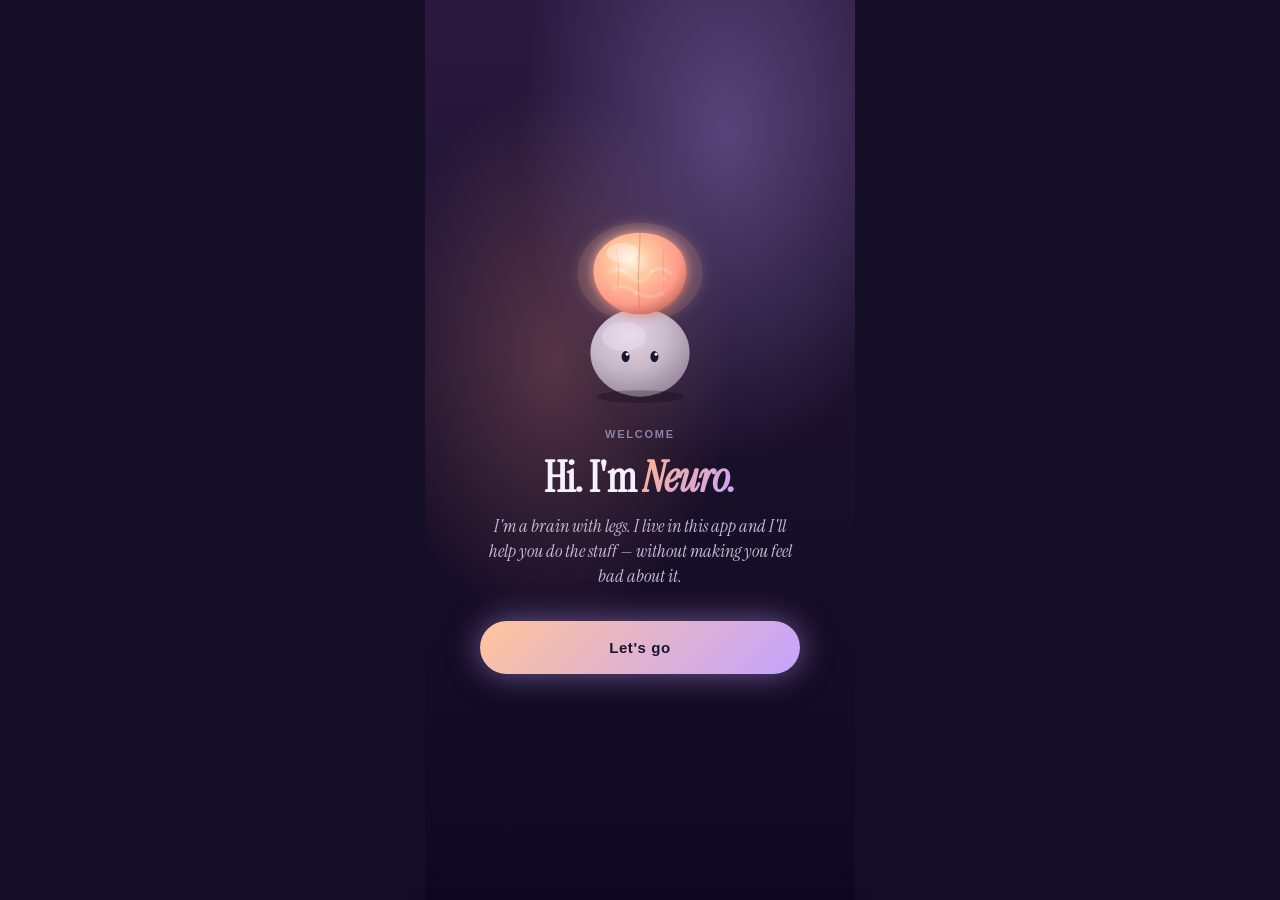
<file: index.html>
<!DOCTYPE html>
<html lang="en">
<head>
  <meta charset="UTF-8">
  <meta name="viewport" content="width=device-width, initial-scale=1, viewport-fit=cover">
  <meta name="theme-color" content="#1a1530">
  <meta name="apple-mobile-web-app-capable" content="yes">
  <meta name="mobile-web-app-capable" content="yes">
  <meta name="apple-mobile-web-app-status-bar-style" content="black-translucent">
  <meta name="apple-mobile-web-app-title" content="Neuro">
  <link rel="manifest" href="manifest.webmanifest">
  <link rel="apple-touch-icon" href="icon-192.png">
  <title>Neuro</title>

  <link href="https://fonts.googleapis.com/css2?family=Instrument+Serif:ital,wght@0,400;1,400&display=swap" rel="stylesheet">
  <link href="https://api.fontshare.com/v2/css?f[]=general-sans@400,500,600,700&display=swap" rel="stylesheet">

  <link rel="stylesheet" href="tokens.css">
  <link rel="stylesheet" href="base.css">
  <link rel="stylesheet" href="components.css">
  <link rel="stylesheet" href="screens.css">
  <link rel="stylesheet" href="mature.css">
</head>
<body>

  <div id="app">

    <!-- World background (changes with time of day) -->
    <div class="world-bg" id="world-bg"></div>

    <!-- Stars -->
    <div class="stars" id="stars"></div>

    <!-- ============== ONBOARDING ============== -->
    <section class="screen screen-onboarding" id="screen-onboarding">
      <div class="onb-stage" id="onb-stage"></div>
    </section>

    <!-- ============== HOME / TODAY ============== -->
    <section class="screen screen-home" id="screen-home">
      <div class="status-bar">
        <span id="status-time">9:41</span>
        <div class="status-icons">
          <svg width="16" height="10" viewBox="0 0 16 10" fill="none"><path d="M1 8h1M4 6h1M7 4h1M10 2h1M13 0.5h1" stroke="#f5f0ff" stroke-width="2" stroke-linecap="round"/></svg>
          <svg width="14" height="10" viewBox="0 0 14 10" fill="none"><path d="M7 8.5a1 1 0 100-2 1 1 0 000 2zM10 5.5c-.83-.83-1.92-1.3-3-1.3s-2.17.47-3 1.3M12.5 3c-1.5-1.5-3.5-2.3-5.5-2.3S3 1.5 1.5 3" stroke="#f5f0ff" stroke-width="1.2" stroke-linecap="round"/></svg>
          <svg width="22" height="10" viewBox="0 0 22 10" fill="none"><rect x="0.5" y="0.5" width="18" height="9" rx="2" stroke="#f5f0ff" opacity="0.6"/><rect x="2" y="2" width="13" height="6" rx="1" fill="#f5f0ff"/><rect x="19.5" y="3" width="1.5" height="4" rx="0.5" fill="#f5f0ff" opacity="0.6"/></svg>
        </div>
      </div>

      <div class="scroll" id="home-scroll">
        <div class="greeting">
          <div class="greeting-eyebrow" id="home-date">Today</div>
          <div class="greeting-main"><em id="home-greet">Morning,</em><br><span class="accent" id="home-name">friend</span></div>
        </div>

        <div class="neuro-scene">
          <div class="orb orb-1"></div>
          <div class="orb orb-2"></div>
          <div class="orb orb-3"></div>
          <div class="neuro-char" id="neuro-home"></div>
          <div class="neuro-bubble" id="neuro-bubble">Ready when you are.</div>
        </div>

        <!-- Quick toggles: mood + meds + pathways -->
        <div class="quick-row">
          <button type="button" class="quick-tile" id="tile-mood">
            <div class="quick-tile-dot mood"></div>
            <div class="quick-tile-body">
              <div class="quick-tile-label">Mood</div>
              <div class="quick-tile-value" id="mood-value">Log</div>
            </div>
          </button>

          <button type="button" class="quick-tile" id="tile-meds">
            <div class="quick-tile-dot meds" id="meds-dot"></div>
            <div class="quick-tile-body">
              <div class="quick-tile-label">Meds</div>
              <div class="quick-tile-value" id="meds-value">Not yet</div>
            </div>
          </button>

          <button type="button" class="quick-tile" id="tile-paths">
            <div class="quick-tile-dot paths"></div>
            <div class="quick-tile-body">
              <div class="quick-tile-label">Pathways</div>
              <div class="quick-tile-value">See progress</div>
            </div>
          </button>
        </div>

        <!-- Upcoming appointments / reminders for today -->
        <div id="home-appts"></div>

        <div class="day-section">
          <div class="section-header">
            <div class="section-title">Your <em>day</em></div>
            <div class="section-meta" id="day-meta">No plan yet</div>
          </div>
          <div class="day-grid" id="home-day-grid"></div>
        </div>

        <div class="progress-section" id="progress-section">
          <div class="progress-top">
            <div class="progress-label">Today's pathway</div>
            <div class="progress-count"><span id="progress-done">0</span><span id="progress-total"> / 0</span></div>
          </div>
          <div class="progress-bar"><div class="progress-fill" id="progress-fill"></div></div>
          <div class="progress-note" id="progress-note">Tap Plan below to set up your day</div>
        </div>
      </div>
    </section>

    <!-- ============== PLAN ============== -->
    <section class="screen screen-plan" id="screen-plan">
      <div class="status-bar"><span>9:41</span><div class="status-icons"></div></div>
      <div class="scroll">
        <div class="screen-header">
          <div class="plan-header-row">
            <div>
              <div class="t-eyebrow">Plan</div>
              <h1 class="screen-title">Your <em>days</em></h1>
            </div>
            <button class="header-pill" id="btn-jump-date">Jump to date</button>
          </div>
        </div>

        <div class="day-strip" id="day-strip"></div>

        <div class="plan-selected-date" id="plan-selected-date"></div>

        <!-- Time-blocked task list -->
        <div class="plan-blocks" id="plan-blocks"></div>

        <!-- Inline quick add -->
        <div class="quick-add" id="quick-add">
          <div class="quick-add-row">
            <input class="quick-add-input" id="qa-input" placeholder="Add a task…" autocomplete="off">
            <button class="quick-add-btn" id="qa-submit">+</button>
          </div>
          <div class="quick-add-meta" id="qa-meta">
            <button class="qa-chip" id="qa-block">Anytime</button>
            <button class="qa-chip" id="qa-cat">Category</button>
            <button class="qa-chip" id="qa-mins">10 min</button>
          </div>
        </div>

        <div class="plan-actions">
          <button class="btn btn-primary btn-full" id="btn-add-tasks">Add from library</button>
          <div class="plan-actions-row">
            <button class="btn btn-ghost" id="btn-templates">Templates</button>
            <button class="btn btn-ghost" id="btn-add-appt">Appointment</button>
          </div>
          <button class="btn btn-ghost btn-full" id="btn-talk-plan">Talk it out with Neuro</button>
        </div>
      </div>
    </section>

    <!-- ============== NEURO CHAT ============== -->
    <section class="screen screen-chat" id="screen-chat">
      <div class="status-bar"><span>9:41</span><div class="status-icons"></div></div>
      <div class="chat-header">
        <div class="chat-neuro-orb" id="chat-neuro-orb"></div>
        <div>
          <div class="chat-name" id="chat-name">Neuro</div>
          <div class="chat-tag">Your thinking partner</div>
        </div>
      </div>
      <div class="chat-messages" id="chat-messages"></div>
      <div class="chat-quick" id="chat-quick">
        <button class="quick-pill" data-msg="Plan my day">Plan my day</button>
        <button class="quick-pill" data-msg="I'm overwhelmed">I'm overwhelmed</button>
        <button class="quick-pill" data-msg="Self-care idea">Self-care idea</button>
        <button class="quick-pill" data-msg="Help me write a message">Write a message</button>
      </div>
      <div class="chat-input-bar">
        <input type="text" id="chat-input" placeholder="Say anything…" autocomplete="off">
        <button class="chat-send" id="chat-send">→</button>
      </div>
    </section>

    <!-- ============== PATHWAYS (BRAIN ZOOM) ============== -->
    <section class="screen screen-paths" id="screen-paths">
      <div class="status-bar"><span>9:41</span><div class="status-icons"></div></div>
      <div class="scroll">
        <div class="screen-header">
          <div class="t-eyebrow">Inside your brain</div>
          <h1 class="screen-title">Your <em>pathways</em></h1>
        </div>
        <div class="brain-canvas" id="brain-canvas"></div>
        <div class="path-legend" id="path-legend"></div>
      </div>
    </section>

    <!-- ============== YOU ============== -->
    <section class="screen screen-you" id="screen-you">
      <div class="status-bar"><span>9:41</span><div class="status-icons"></div></div>
      <div class="scroll">
        <div class="screen-header">
          <div class="t-eyebrow">Profile</div>
          <h1 class="screen-title">About <em>you</em></h1>
        </div>

        <div class="you-card" id="profile-card">
          <div class="you-card-row">
            <div>
              <div class="t-eyebrow">Name</div>
              <div class="you-card-value" id="you-name">—</div>
            </div>
            <button class="btn-edit" id="btn-edit-profile">Edit</button>
          </div>
          <div class="you-card-row">
            <div>
              <div class="t-eyebrow">Pronouns</div>
              <div class="you-card-value" id="you-pronouns">—</div>
            </div>
          </div>
          <div class="you-card-row">
            <div>
              <div class="t-eyebrow">Your Neuro</div>
              <div class="you-card-value" id="you-neuro">—</div>
            </div>
          </div>
        </div>

        <div class="stats-row">
          <div class="stat-card">
            <div class="t-eyebrow">Avg mood</div>
            <div class="stat-value" id="stat-mood">—</div>
          </div>
          <div class="stat-card">
            <div class="t-eyebrow">Tasks done</div>
            <div class="stat-value" id="stat-tasks">0</div>
          </div>
          <div class="stat-card">
            <div class="t-eyebrow">Meds streak</div>
            <div class="stat-value" id="stat-meds">0</div>
          </div>
        </div>

        <div class="you-section">
          <div class="t-eyebrow" style="padding:0 4px 10px">Category balance</div>
          <div class="cat-bars" id="cat-bars"></div>
        </div>

        <div class="you-section">
          <div class="t-eyebrow" style="padding:0 4px 10px">Mood history</div>
          <div class="mood-bars" id="mood-bars"></div>
        </div>

        <div class="you-card emergency-card" id="emergency-card">
          <div class="t-eyebrow" style="color:#ff9b8a">Emergency info vault</div>
          <div class="you-card-value" style="margin-top:6px">Safe, private, ready when you need it</div>
          <button class="btn-edit" id="btn-edit-emergency">Open</button>
        </div>

        <div class="you-section">
          <div class="t-eyebrow" style="padding:0 4px 10px">Settings</div>
          <button class="settings-row" id="btn-notify">
            <span>Reminders &amp; nudges</span>
            <span id="notify-status">→</span>
          </button>
          <button class="settings-row" id="btn-api-key">
            <span>Connect Claude (optional)</span>
            <span id="api-status">→</span>
          </button>
          <button class="settings-row" id="btn-export-data">
            <span>Export my data</span><span>→</span>
          </button>
          <button class="settings-row" id="btn-retake-quiz">
            <span>Retake the setup</span><span>→</span>
          </button>
          <button class="settings-row danger" id="btn-clear-data">
            <span>Clear all data</span><span>→</span>
          </button>
        </div>
      </div>
    </section>

    <!-- ============== NAV BAR ============== -->
    <nav class="nav" id="nav">
      <button class="nav-item" data-screen="home">
        <div class="nav-icon-wrap">
          <svg width="21" height="21" viewBox="0 0 24 24" fill="none"><path d="M3 11l9-8 9 8v10a2 2 0 01-2 2h-4v-7h-6v7H5a2 2 0 01-2-2V11z" stroke-width="2" stroke-linejoin="round"/></svg>
        </div>
        <div class="nav-label">Today</div>
      </button>
      <button class="nav-item" data-screen="plan">
        <div class="nav-icon-wrap">
          <svg width="21" height="21" viewBox="0 0 24 24" fill="none"><rect x="3" y="5" width="18" height="16" rx="2" stroke-width="2"/><path d="M3 10h18M8 3v4M16 3v4" stroke-width="2" stroke-linecap="round"/></svg>
        </div>
        <div class="nav-label">Plan</div>
      </button>
      <button class="nav-item nav-neuro" data-screen="chat">
        <div class="nav-neuro-wrap">
          <div class="nav-neuro-eyes"><span></span><span></span></div>
        </div>
        <div class="nav-label" id="nav-neuro-name">Neuro</div>
      </button>
      <button class="nav-item" data-screen="paths">
        <div class="nav-icon-wrap">
          <svg width="21" height="21" viewBox="0 0 24 24" fill="none"><path d="M12 2C7 2 4 6 4 10c0 3 2 5 2 7v3a1 1 0 001 1h10a1 1 0 001-1v-3c0-2 2-4 2-7 0-4-3-8-8-8z" stroke-width="2" stroke-linejoin="round"/><path d="M9 11c1-1 2-1 3-1M12 10c1 0 2 0 3 1" stroke-width="1.3" stroke-linecap="round"/></svg>
        </div>
        <div class="nav-label">Paths</div>
      </button>
      <button class="nav-item" data-screen="you">
        <div class="nav-icon-wrap">
          <svg width="21" height="21" viewBox="0 0 24 24" fill="none"><circle cx="12" cy="8" r="4" stroke-width="2"/><path d="M4 21a8 8 0 0116 0" stroke-width="2" stroke-linecap="round"/></svg>
        </div>
        <div class="nav-label">You</div>
      </button>
    </nav>

    <!-- Bottom sheet & backdrop (universal) -->
    <div class="backdrop" id="backdrop"></div>
    <div class="sheet" id="sheet"></div>

    <!-- Toast -->
    <div class="toast" id="toast"></div>

  </div>

  <script src="taskbank.js"></script>
  <script src="storage.js"></script>
  <script src="neuro-char.js"></script>
  <script src="neuro-voice.js"></script>
  <script src="ui.js"></script>
  <script src="onboarding.js"></script>
  <script src="notify.js"></script>
  <script src="screens.js"></script>
  <script src="app.js"></script>
</body>
</html>
</file>
<file: tokens.css>
/* ============================================================
   NEURO — DESIGN TOKENS
   The single source of truth for colour, type, spacing, motion.
   Change values here, they propagate everywhere.
   ============================================================ */

:root {
  /* ---------- BASE / BACKGROUND ---------- */
  --ink:           #1a1530;  /* main app background — warm plum-ink */
  --ink-deep:      #140f26;  /* deepest layer */
  --ink-soft:      #241c3d;  /* layered cards */
  --ink-elev:      #2d2547;  /* elevated surfaces */
  --ink-glass:     rgba(45, 37, 71, 0.55);  /* glass surfaces */
  --ink-glass-strong: rgba(36, 28, 61, 0.88);

  /* ---------- TEXT ---------- */
  --text:          #f5f0ff;  /* primary — warm off-white with lavender tint */
  --text-soft:     #c4bcdb;  /* secondary */
  --text-mute:     #8b82a8;  /* muted labels */
  --text-faint:    #5a5275;  /* faintest / disabled */

  /* ---------- BORDERS ---------- */
  --border:        rgba(245, 240, 255, 0.08);
  --border-soft:   rgba(245, 240, 255, 0.12);
  --border-strong: rgba(245, 240, 255, 0.18);

  /* ---------- ACCENT PALETTE ---------- */
  --lav:           #c4a3ff;  /* lavender — neutral / calm */
  --lav-deep:      #a78bfa;
  --peach:         #ffb38a;  /* peach — self care / warmth / active states */
  --peach-deep:    #ffc49b;
  --mint:          #a8f0d4;  /* mint — completion / calm */
  --lime:          #d4ff5e;  /* lime — energy, ONLY for hero "next up" card */
  --cyan:          #8ee5f0;  /* cyan — admin / clarity */
  --coral:         #ff9b8a;  /* coral — alerts, grounding, urgency */
  --cream:         #ffe8b0;  /* cream — creative / warmth */

  /* Category colours (match taskbank) */
  --cat-cleaning:  #f472b6;
  --cat-selfcare:  #a78bfa;
  --cat-pets:      #fb923c;
  --cat-exercise:  #34d399;
  --cat-admin:     #60a5fa;
  --cat-creative:  #e879f9;
  --cat-social:    #fbbf24;

  /* Effort colours */
  --effort-low:    #6ee7b7;
  --effort-med:    #fbbf24;
  --effort-high:   #f87171;

  /* ---------- TYPOGRAPHY ---------- */
  --font-serif:    'Instrument Serif', Georgia, serif;
  --font-sans:     'General Sans', -apple-system, BlinkMacSystemFont, 'Segoe UI', sans-serif;

  /* ---------- SPACING ---------- */
  --s-1: 4px;
  --s-2: 8px;
  --s-3: 12px;
  --s-4: 16px;
  --s-5: 20px;
  --s-6: 24px;
  --s-7: 32px;
  --s-8: 40px;
  --s-9: 56px;

  /* ---------- RADIUS ---------- */
  --r-sm:  10px;
  --r-md:  14px;
  --r-lg:  20px;
  --r-xl:  24px;
  --r-2xl: 30px;
  --r-full: 9999px;

  /* ---------- SHADOWS ---------- */
  --shadow-soft:   0 12px 30px rgba(0, 0, 0, 0.3);
  --shadow-lift:   0 20px 50px rgba(0, 0, 0, 0.5);
  --shadow-glow-lav:   0 0 32px rgba(196, 163, 255, 0.5);
  --shadow-glow-mint:  0 0 28px rgba(168, 240, 212, 0.4);
  --shadow-glow-peach: 0 0 28px rgba(255, 179, 138, 0.4);

  /* ---------- MOTION ---------- */
  --ease-out:      cubic-bezier(0.22, 1, 0.36, 1);
  --ease-in-out:   cubic-bezier(0.65, 0, 0.35, 1);
  --dur-quick:     180ms;
  --dur-normal:    320ms;
  --dur-slow:      560ms;
  --dur-breath:    4000ms;

  /* ---------- LAYOUT ---------- */
  --app-max:       430px;
  --nav-height:    88px;
  --safe-bottom:   20px;
}

/* Hint to the OS to render in dark mode */
:root { color-scheme: dark; }
</file>
<file: base.css>
/* ============================================================
   NEURO — BASE STYLES
   Resets, typography, global layout, scrollbars, focus states.
   ============================================================ */

*, *::before, *::after {
  margin: 0;
  padding: 0;
  box-sizing: border-box;
  -webkit-font-smoothing: antialiased;
  -moz-osx-font-smoothing: grayscale;
}

html, body {
  height: 100%;
  background: var(--ink-deep);
  color: var(--text);
  font-family: var(--font-sans);
  font-size: 16px;
  line-height: 1.5;
  overscroll-behavior: none;
  -webkit-tap-highlight-color: transparent;
}

/* Keep iOS from zooming on input focus — needs min 16px on inputs */
input, textarea, select, button { font-size: 16px; }

body {
  min-height: 100dvh;
  display: flex;
  justify-content: center;
  background: var(--ink-deep);
}

button {
  font-family: inherit;
  color: inherit;
  background: none;
  border: none;
  cursor: pointer;
  font-size: inherit;
}
button:focus-visible {
  outline: 2px solid var(--peach);
  outline-offset: 3px;
  border-radius: 8px;
}

input, textarea {
  font-family: inherit;
  color: inherit;
  background: none;
  border: none;
  outline: none;
  font-size: inherit;
}

a { color: inherit; text-decoration: none; }

/* Hide scrollbars but keep scrollability */
.no-scrollbar::-webkit-scrollbar { display: none; }
.no-scrollbar { scrollbar-width: none; }

/* ------------ App frame ------------ */
#app {
  width: 100%;
  max-width: var(--app-max);
  min-height: 100dvh;
  position: relative;
  background: var(--ink);
  overflow: hidden;
}

/* ------------ Ambient world background ------------ */
.world-bg {
  position: absolute;
  inset: 0;
  z-index: 0;
  pointer-events: none;
  background:
    radial-gradient(ellipse 80% 60% at 70% 15%, rgba(255, 179, 138, 0.28), transparent 60%),
    radial-gradient(ellipse 70% 50% at 20% 35%, rgba(196, 163, 255, 0.38), transparent 60%),
    radial-gradient(ellipse 100% 70% at 50% 85%, rgba(142, 229, 240, 0.15), transparent 70%),
    linear-gradient(180deg, #2a1f4a 0%, #1a1530 55%, #140f26 100%);
}

.world-bg--dawn {
  background:
    radial-gradient(ellipse 80% 60% at 50% 10%, rgba(255, 196, 155, 0.35), transparent 60%),
    radial-gradient(ellipse 70% 50% at 20% 40%, rgba(196, 163, 255, 0.3), transparent 60%),
    linear-gradient(180deg, #3a2a4f 0%, #1f1830 55%, #140f26 100%);
}
.world-bg--dusk {
  background:
    radial-gradient(ellipse 80% 60% at 70% 15%, rgba(196, 163, 255, 0.32), transparent 60%),
    radial-gradient(ellipse 70% 50% at 30% 40%, rgba(255, 155, 138, 0.25), transparent 60%),
    linear-gradient(180deg, #2a1a3f 0%, #180f28 55%, #100820 100%);
}
.world-bg--night {
  background:
    radial-gradient(ellipse 60% 40% at 30% 20%, rgba(142, 229, 240, 0.15), transparent 60%),
    radial-gradient(ellipse 70% 50% at 70% 60%, rgba(196, 163, 255, 0.22), transparent 60%),
    linear-gradient(180deg, #141028 0%, #0c0818 100%);
}

/* ------------ Stars ------------ */
.stars { position: absolute; inset: 0; pointer-events: none; z-index: 1; }
.star {
  position: absolute;
  background: #fff;
  border-radius: 50%;
  opacity: 0;
  animation: twinkle 4s ease-in-out infinite;
}
@keyframes twinkle {
  0%, 100% { opacity: 0; transform: scale(0.5); }
  50% { opacity: 0.9; transform: scale(1); }
}

/* ------------ Drifting ambient orbs ------------ */
.orb {
  position: absolute;
  border-radius: 50%;
  filter: blur(30px);
  opacity: 0.55;
  pointer-events: none;
}
@keyframes drift-1 { 0%,100%{transform:translate(0,0)} 50%{transform:translate(20px,-15px)} }
@keyframes drift-2 { 0%,100%{transform:translate(0,0)} 50%{transform:translate(-18px,12px)} }
@keyframes drift-3 { 0%,100%{transform:translate(0,0)} 50%{transform:translate(15px,18px)} }

/* ------------ Typography helpers ------------ */
.t-serif { font-family: var(--font-serif); font-weight: 400; letter-spacing: -0.01em; }
.t-serif-italic { font-family: var(--font-serif); font-style: italic; font-weight: 400; }
.t-eyebrow {
  font-family: var(--font-sans);
  font-size: 11px;
  font-weight: 600;
  letter-spacing: 0.14em;
  text-transform: uppercase;
  color: var(--text-mute);
}
.t-micro {
  font-family: var(--font-sans);
  font-size: 10px;
  font-weight: 600;
  letter-spacing: 0.12em;
  text-transform: uppercase;
}

/* ------------ Glass surface ------------ */
.glass {
  background: var(--ink-glass);
  backdrop-filter: blur(18px);
  -webkit-backdrop-filter: blur(18px);
  border: 1px solid var(--border);
  border-radius: var(--r-xl);
}
.glass-strong {
  background: var(--ink-glass-strong);
  backdrop-filter: blur(28px);
  -webkit-backdrop-filter: blur(28px);
  border: 1px solid var(--border-soft);
}

/* ------------ Animations ------------ */
@keyframes fade-up {
  from { opacity: 0; transform: translateY(12px); }
  to { opacity: 1; transform: translateY(0); }
}
@keyframes fade-in {
  from { opacity: 0; }
  to { opacity: 1; }
}
@keyframes scale-in {
  from { opacity: 0; transform: scale(0.92); }
  to { opacity: 1; transform: scale(1); }
}
@keyframes slide-up {
  from { transform: translateY(100%); }
  to { transform: translateY(0); }
}
@keyframes breathe {
  0%, 100% { transform: translateY(0) scale(1); }
  50% { transform: translateY(-6px) scale(1.015); }
}
@keyframes shimmer {
  0% { transform: translateX(-100%); }
  100% { transform: translateX(100%); }
}
@keyframes pop {
  0% { transform: scale(1); }
  30% { transform: scale(1.2); }
  100% { transform: scale(1); }
}

.a-fade-up { animation: fade-up var(--dur-slow) var(--ease-out) both; }
.a-fade-in { animation: fade-in var(--dur-normal) var(--ease-out) both; }
.a-scale-in { animation: scale-in var(--dur-normal) var(--ease-out) both; }
.d-1 { animation-delay: 40ms; }
.d-2 { animation-delay: 90ms; }
.d-3 { animation-delay: 150ms; }
.d-4 { animation-delay: 220ms; }
.d-5 { animation-delay: 300ms; }
.d-6 { animation-delay: 390ms; }
.d-7 { animation-delay: 490ms; }

/* ------------ Screens ------------ */
.screen {
  position: absolute;
  inset: 0;
  display: none;
  flex-direction: column;
  z-index: 2;
}
.screen.is-active {
  display: flex;
  animation: fade-in var(--dur-normal) var(--ease-out);
}

.status-bar {
  position: relative;
  z-index: 10;
  display: flex;
  justify-content: space-between;
  align-items: center;
  padding: 16px 28px 8px;
  font-family: var(--font-sans);
  font-size: 15px;
  font-weight: 600;
  color: var(--text);
  flex-shrink: 0;
}
.status-bar svg { opacity: 0.9; }

.scroll {
  flex: 1;
  overflow-y: auto;
  overflow-x: hidden;
  padding-bottom: calc(var(--nav-height) + var(--safe-bottom) + 20px);
  position: relative;
  z-index: 2;
  -webkit-overflow-scrolling: touch;
}
.scroll::-webkit-scrollbar { display: none; }

/* ------------ Toast ------------ */
.toast {
  position: fixed;
  bottom: calc(var(--nav-height) + 30px);
  left: 50%;
  transform: translateX(-50%) translateY(30px);
  background: var(--ink-glass-strong);
  backdrop-filter: blur(28px);
  -webkit-backdrop-filter: blur(28px);
  border: 1px solid var(--border-strong);
  border-radius: var(--r-full);
  padding: 12px 22px;
  font-family: var(--font-serif);
  font-style: italic;
  font-size: 16px;
  color: var(--text);
  box-shadow: var(--shadow-lift);
  opacity: 0;
  pointer-events: none;
  transition: all var(--dur-normal) var(--ease-out);
  z-index: 500;
  white-space: nowrap;
  max-width: 90vw;
}
.toast.is-visible {
  opacity: 1;
  transform: translateX(-50%) translateY(0);
}

/* ------------ Overlay / sheet backdrop ------------ */
.backdrop {
  position: fixed;
  inset: 0;
  background: rgba(10, 6, 20, 0.75);
  backdrop-filter: blur(8px);
  -webkit-backdrop-filter: blur(8px);
  opacity: 0;
  pointer-events: none;
  transition: opacity var(--dur-normal) var(--ease-out);
  z-index: 400;
}
.backdrop.is-visible {
  opacity: 1;
  pointer-events: auto;
}

/* =========================================================
   MOBILE POLISH — tap targets, readable text, safe areas
   ========================================================= */

/* Respect iOS notch/home-indicator */
#app {
  padding-top: env(safe-area-inset-top);
}
.nav {
  padding-bottom: max(var(--safe-bottom), env(safe-area-inset-bottom)) !important;
}

/* 44px minimum tap target on every interactive control */
button, .nav-item, .settings-row, .btn, .btn-edit,
.floating-obj, .chip, .qa-chip, .day-cell, .day-tog,
.picker-tab, .mood-option, .task-row, .done-btn,
.cat-chip, .block-pick {
  min-height: 44px;
}

/* Bump small UI text to readable sizes */
.t-eyebrow { font-size: 12px; }
.t-micro   { font-size: 11px; }
.fo-label  { font-size: 11px; }
.fo-value  { font-size: 19px; }
.chip      { font-size: 13px; padding: 8px 14px; }
.nav-label { font-size: 12px; }

/* Larger serif for hero headings on phones */
.hero-title   { font-size: clamp(32px, 9vw, 44px); line-height: 1.05; }
.section-title { font-size: clamp(26px, 7vw, 32px); }
.sheet-title   { font-size: clamp(26px, 7vw, 32px); }
.greeting-main { font-size: clamp(30px, 8vw, 38px); line-height: 1.1; }

/* Inputs — comfortable phone sizing */
.field-input {
  font-size: 17px !important;
  padding: 14px 16px !important;
  min-height: 52px;
}

/* Buttons — full-width primary nice and tall */
.btn-primary, .btn-full {
  min-height: 52px;
  font-size: 17px;
}

/* Make sure sheets leave room for keyboard on mobile */
.sheet {
  max-height: min(86vh, 720px);
}
.sheet-body {
  padding-bottom: calc(24px + env(safe-area-inset-bottom));
}

/* Prevent iOS double-tap zoom on the whole app shell */
#app { touch-action: manipulation; }
</file>
<file: components.css>
/* ============================================================
   NEURO — COMPONENTS
   Reusable visual pieces: cards, buttons, chips, progress bars,
   Neuro character states, nav bar, sheets.
   ============================================================ */

/* ------------ NAV BAR ------------ */
.nav {
  position: absolute;
  bottom: var(--safe-bottom);
  left: 16px;
  right: 16px;
  height: 78px;
  background: var(--ink-glass-strong);
  backdrop-filter: blur(28px);
  -webkit-backdrop-filter: blur(28px);
  border: 1px solid var(--border-soft);
  border-radius: var(--r-2xl);
  display: flex;
  align-items: center;
  justify-content: space-between;
  padding: 0 10px;
  box-shadow: var(--shadow-lift), 0 0 40px rgba(196, 163, 255, 0.08);
  z-index: 200;
}

.nav-item {
  display: flex;
  flex-direction: column;
  align-items: center;
  gap: 4px;
  flex: 1;
  padding: 8px 0;
  position: relative;
  transition: transform var(--dur-quick) var(--ease-out);
}
.nav-item:active { transform: scale(0.92); }

.nav-icon-wrap {
  width: 40px; height: 40px;
  border-radius: 13px;
  display: flex; align-items: center; justify-content: center;
  transition: all var(--dur-normal) var(--ease-out);
}
.nav-label {
  font-family: var(--font-sans);
  font-size: 9px;
  font-weight: 600;
  color: var(--text-mute);
  letter-spacing: 0.12em;
  text-transform: uppercase;
  transition: color var(--dur-quick) var(--ease-out);
}

.nav-item svg { transition: stroke var(--dur-quick) var(--ease-out); }
.nav-item svg path,
.nav-item svg rect,
.nav-item svg circle { stroke: var(--text-mute); transition: stroke var(--dur-quick); }

.nav-item.is-active .nav-icon-wrap {
  background: rgba(255, 179, 138, 0.18);
  border: 1px solid rgba(255, 179, 138, 0.35);
}
.nav-item.is-active .nav-label { color: var(--peach); }
.nav-item.is-active svg path,
.nav-item.is-active svg rect,
.nav-item.is-active svg circle { stroke: var(--peach); }

/* Neuro centrepiece in nav */
.nav-neuro {
  flex: 0 0 auto;
  transform: translateY(-20px);
  padding: 0 4px;
}
.nav-neuro:active { transform: translateY(-20px) scale(0.94); }
.nav-neuro-wrap {
  width: 64px; height: 64px;
  border-radius: 50%;
  background: radial-gradient(circle at 35% 30%, #d4bbff 0%, #a78bfa 45%, #6d4dcf 100%);
  display: flex; align-items: center; justify-content: center;
  box-shadow:
    0 0 0 3px var(--ink-elev),
    0 0 32px rgba(196, 163, 255, 0.65),
    var(--shadow-lift);
  position: relative;
}
.nav-neuro-wrap::before {
  content: '';
  position: absolute;
  inset: 6px;
  border-radius: 50%;
  background: radial-gradient(circle at 40% 35%, rgba(255,255,255,0.45), transparent 60%);
}
.nav-neuro-eyes {
  display: flex; gap: 9px;
  position: relative;
  z-index: 2;
}
.nav-neuro-eyes span {
  width: 5px; height: 6px;
  background: var(--ink);
  border-radius: 50%;
  animation: blink 5s infinite;
}
@keyframes blink {
  0%, 94%, 100% { transform: scaleY(1); }
  96% { transform: scaleY(0.1); }
}
.nav-neuro .nav-label {
  margin-top: 3px;
  color: var(--text-soft);
}

/* ------------ GREETING BLOCK ------------ */
.greeting {
  padding: 10px 28px 0;
  position: relative;
  z-index: 5;
}
.greeting-eyebrow {
  font-family: var(--font-sans);
  font-size: 12px;
  font-weight: 500;
  color: var(--text-mute);
  letter-spacing: 0.14em;
  text-transform: uppercase;
  margin-bottom: 8px;
}
.greeting-main {
  font-family: var(--font-serif);
  font-size: 44px;
  font-weight: 400;
  line-height: 1;
  color: var(--text);
  letter-spacing: -0.01em;
}
.greeting-main em {
  font-style: italic;
  color: var(--text-soft);
}
.greeting-main .accent {
  font-style: italic;
  background: linear-gradient(135deg, #ffb38a 0%, #c4a3ff 100%);
  -webkit-background-clip: text;
  -webkit-text-fill-color: transparent;
}

/* ------------ NEURO SCENE ------------ */
.neuro-scene {
  position: relative;
  height: 290px;
  margin-top: 4px;
  display: flex;
  align-items: center;
  justify-content: center;
}
.neuro-scene .orb-1 { width: 140px; height: 140px; background: var(--peach-deep); top: 10%; left: -10%; animation: drift-1 12s ease-in-out infinite; }
.neuro-scene .orb-2 { width: 160px; height: 160px; background: var(--lav); bottom: 5%; right: -15%; animation: drift-2 14s ease-in-out infinite; }
.neuro-scene .orb-3 { width: 100px; height: 100px; background: var(--cyan); top: 40%; left: 60%; animation: drift-3 16s ease-in-out infinite; opacity: 0.35; }

.neuro-char {
  position: relative;
  width: 180px;
  height: 220px;
  filter: drop-shadow(0 20px 40px rgba(168, 240, 212, 0.25));
  animation: breathe var(--dur-breath) ease-in-out infinite;
  cursor: pointer;
}
.neuro-char:active { transform: scale(0.97); }

/* ------------ Floating feature objects around Neuro ------------ */
.floating-obj {
  position: absolute;
  backdrop-filter: blur(16px);
  -webkit-backdrop-filter: blur(16px);
  border: 1px solid var(--border-soft);
  background: var(--ink-glass);
  border-radius: 22px;
  padding: 12px 16px;
  min-height: 48px;
  display: flex;
  align-items: center;
  gap: 10px;
  box-shadow: var(--shadow-soft);
  transition: transform var(--dur-quick) var(--ease-out);
  cursor: pointer;
  z-index: 20;
  pointer-events: auto;
  user-select: none;
  -webkit-tap-highlight-color: transparent;
}
.floating-obj:active { transform: scale(0.94); }
.neuro-scene .orb { pointer-events: none; }
.neuro-char { z-index: 5; }
.fo-icon {
  width: 30px; height: 30px;
  border-radius: 10px;
  display: flex; align-items: center; justify-content: center;
}
.fo-label {
  font-family: var(--font-sans);
  font-size: 10px;
  font-weight: 500;
  color: var(--text-mute);
  letter-spacing: 0.08em;
  text-transform: uppercase;
}
.fo-value {
  font-family: var(--font-serif);
  font-size: 17px;
  font-weight: 400;
  color: var(--text);
  font-style: italic;
}

.obj-mood { top: 8%; left: 4%; animation: float-1 5s ease-in-out infinite; }
.obj-mood .fo-icon { background: rgba(255, 179, 138, 0.25); }
.obj-meds { top: 18%; right: 4%; animation: float-2 6s ease-in-out infinite; }
.obj-meds .fo-icon { background: rgba(168, 240, 212, 0.25); }

.obj-mood-dot {
  width: 14px; height: 14px; border-radius: 50%;
  background: linear-gradient(135deg, #ffb38a, #ff9b8a);
  box-shadow: 0 0 12px rgba(255, 179, 138, 0.7);
}
.obj-meds-dot {
  width: 14px; height: 14px; border-radius: 50%;
  background: linear-gradient(135deg, #a8f0d4, #8ee5f0);
  box-shadow: 0 0 12px rgba(168, 240, 212, 0.7);
  display: flex; align-items: center; justify-content: center;
}
.obj-meds-dot.is-taken::after {
  content: '';
  width: 5px; height: 3px;
  border-left: 1.5px solid var(--ink);
  border-bottom: 1.5px solid var(--ink);
  transform: rotate(-45deg) translate(0, -1px);
}
@keyframes float-1 { 0%,100%{transform:translateY(0)} 50%{transform:translateY(-8px)} }
@keyframes float-2 { 0%,100%{transform:translateY(0)} 50%{transform:translateY(-10px)} }

/* ------------ Neuro speech bubble ------------ */
.neuro-bubble {
  position: absolute;
  bottom: -2px;
  left: 50%;
  transform: translateX(-50%);
  background: var(--ink-glass-strong);
  backdrop-filter: blur(18px);
  -webkit-backdrop-filter: blur(18px);
  border: 1px solid var(--border-soft);
  color: var(--text-soft);
  padding: 10px 20px;
  border-radius: 22px;
  font-family: var(--font-serif);
  font-style: italic;
  font-size: 17px;
  font-weight: 400;
  white-space: nowrap;
  box-shadow: var(--shadow-soft);
  max-width: 90%;
  text-overflow: ellipsis;
  overflow: hidden;
}

/* ------------ Section headers ------------ */
.section-header {
  display: flex;
  align-items: baseline;
  justify-content: space-between;
  padding: 0 28px;
  margin-bottom: 16px;
}
.section-title {
  font-family: var(--font-serif);
  font-size: 30px;
  font-weight: 400;
  color: var(--text);
  letter-spacing: -0.01em;
}
.section-title em {
  font-style: italic;
  color: var(--text-soft);
}
.section-meta {
  font-family: var(--font-sans);
  font-size: 10px;
  color: var(--text-mute);
  font-weight: 600;
  letter-spacing: 0.12em;
  text-transform: uppercase;
}
.section-meta strong { color: var(--peach); font-weight: 600; }

/* ------------ CARDS (magazine grid) ------------ */
.day-section { margin-top: 30px; padding: 0 20px; }
.day-grid {
  display: grid;
  grid-template-columns: 1.4fr 1fr;
  gap: 10px;
}
.card {
  border-radius: var(--r-xl);
  padding: 18px;
  position: relative;
  overflow: hidden;
  transition: transform var(--dur-quick) var(--ease-out);
}
.card:active { transform: scale(0.98); }

/* Hero "next up" — lime only here */
.card-hero {
  grid-column: 1 / -1;
  background: linear-gradient(135deg, #d4ff5e 0%, #a8f0d4 100%);
  color: var(--ink);
  padding: 24px;
  min-height: 150px;
  display: flex;
  flex-direction: column;
  justify-content: space-between;
  box-shadow: 0 14px 40px rgba(212, 255, 94, 0.18);
}
.card-hero::before {
  content: '';
  position: absolute;
  top: -30px; right: -30px;
  width: 140px; height: 140px;
  border-radius: 50%;
  background: rgba(255,255,255,0.25);
  filter: blur(30px);
}
.hero-eyebrow {
  font-family: var(--font-sans);
  font-size: 10px;
  font-weight: 600;
  letter-spacing: 0.16em;
  text-transform: uppercase;
  opacity: 0.55;
  position: relative;
}
.hero-title {
  font-family: var(--font-serif);
  font-size: 36px;
  font-weight: 400;
  line-height: 0.95;
  margin-top: 6px;
  position: relative;
  letter-spacing: -0.015em;
}
.hero-title em { font-style: italic; }
.hero-footer {
  display: flex;
  align-items: center;
  justify-content: space-between;
  position: relative;
  margin-top: 14px;
}
.hero-meta {
  display: flex;
  gap: 8px;
  align-items: center;
}
.chip {
  background: rgba(26, 21, 48, 0.14);
  padding: 5px 11px;
  border-radius: 10px;
  font-family: var(--font-sans);
  font-weight: 600;
  letter-spacing: 0.04em;
  text-transform: uppercase;
  font-size: 10px;
  color: var(--ink);
}
.done-btn {
  width: 46px; height: 46px;
  border-radius: 50%;
  background: var(--ink);
  display: flex; align-items: center; justify-content: center;
  box-shadow: 0 6px 20px rgba(0,0,0,0.3);
  transition: transform var(--dur-quick) var(--ease-out);
  flex-shrink: 0;
}
.done-btn:active { transform: scale(0.9); }
.done-btn::after {
  content: '';
  width: 13px; height: 7px;
  border-left: 2.5px solid var(--lime);
  border-bottom: 2.5px solid var(--lime);
  transform: rotate(-45deg) translate(2px, -2px);
}

/* Colour variants */
.card-peach { background: linear-gradient(160deg, #ffc49b 0%, #ffb38a 100%); color: #3a1f14; min-height: 135px; display: flex; flex-direction: column; justify-content: space-between; }
.card-lav { background: linear-gradient(160deg, #c4a3ff 0%, #a78bfa 100%); color: #1a0f33; min-height: 135px; display: flex; flex-direction: column; justify-content: space-between; }
.card-cyan { background: linear-gradient(160deg, #a4eef5 0%, #8ee5f0 100%); color: #0a3640; min-height: 135px; display: flex; flex-direction: column; justify-content: space-between; }
.card-cream { background: linear-gradient(160deg, #fff2c4 0%, #ffe8b0 100%); color: #3a2f10; min-height: 135px; display: flex; flex-direction: column; justify-content: space-between; }

.card-icon {
  width: 36px; height: 36px;
  border-radius: 12px;
  background: rgba(0, 0, 0, 0.12);
  display: flex; align-items: center; justify-content: center;
}
.card-title {
  font-family: var(--font-serif);
  font-size: 22px;
  font-weight: 400;
  line-height: 1.02;
  margin-top: 10px;
  letter-spacing: -0.01em;
}
.card-title em { font-style: italic; }
.card-sub {
  font-family: var(--font-sans);
  font-size: 10px;
  font-weight: 600;
  opacity: 0.55;
  margin-top: 4px;
  letter-spacing: 0.1em;
  text-transform: uppercase;
}

/* Wide glass input card */
.card-wide {
  grid-column: 1 / -1;
  background: var(--ink-glass);
  backdrop-filter: blur(14px);
  -webkit-backdrop-filter: blur(14px);
  border: 1px solid var(--border);
  display: flex;
  align-items: center;
  gap: 14px;
  padding: 16px 18px;
  border-radius: var(--r-xl);
}
.did-icon {
  width: 44px; height: 44px;
  border-radius: 14px;
  background: linear-gradient(135deg, #ffe8b0, #ffc49b);
  display: flex; align-items: center; justify-content: center;
  flex-shrink: 0;
  font-family: var(--font-serif);
  font-size: 26px;
  color: #3a1f14;
  font-style: italic;
}
.did-body { flex: 1; min-width: 0; }
.did-title {
  font-family: var(--font-serif);
  font-size: 19px;
  font-style: italic;
  color: var(--text);
  line-height: 1.1;
}
.did-sub {
  font-family: var(--font-sans);
  font-size: 10px;
  color: var(--text-mute);
  margin-top: 3px;
  letter-spacing: 0.1em;
  text-transform: uppercase;
  font-weight: 500;
}
.did-plus {
  width: 34px; height: 34px;
  border-radius: 50%;
  background: rgba(26, 21, 48, 0.6);
  border: 1px solid var(--border-strong);
  display: flex; align-items: center; justify-content: center;
  color: var(--peach);
  font-size: 20px;
  font-weight: 300;
  flex-shrink: 0;
}
.did-input {
  flex: 1;
  min-width: 0;
  font-family: var(--font-serif);
  font-style: italic;
  font-size: 17px;
  color: var(--text);
  background: none;
  border: none;
  outline: none;
}
.did-input::placeholder { color: var(--text-faint); }

.did-list {
  display: flex;
  flex-wrap: wrap;
  gap: 6px;
  padding: 0 20px;
  margin-top: 10px;
}
.did-pill {
  font-size: 13px;
  padding: 6px 12px;
  border-radius: 999px;
  background: rgba(168, 240, 212, 0.14);
  color: #a8f0d4;
  border: 1px solid rgba(168, 240, 212, 0.28);
  letter-spacing: 0.01em;
  max-width: 100%;
  white-space: nowrap;
  overflow: hidden;
  text-overflow: ellipsis;
}

/* ------------ PROGRESS ------------ */
.progress-section {
  margin: 24px 20px 0;
  padding: 20px 22px;
  border-radius: var(--r-xl);
  background: var(--ink-glass);
  backdrop-filter: blur(14px);
  -webkit-backdrop-filter: blur(14px);
  border: 1px solid var(--border);
}
.progress-top {
  display: flex;
  align-items: center;
  justify-content: space-between;
  margin-bottom: 12px;
}
.progress-label {
  font-family: var(--font-sans);
  font-size: 10px;
  font-weight: 600;
  color: var(--text-mute);
  letter-spacing: 0.14em;
  text-transform: uppercase;
}
.progress-count {
  font-family: var(--font-serif);
  font-size: 22px;
  font-style: italic;
  color: var(--text);
}
.progress-count span { color: var(--text-mute); }
.progress-bar {
  height: 8px;
  border-radius: var(--r-full);
  background: rgba(26, 21, 48, 0.6);
  overflow: hidden;
  position: relative;
}
.progress-fill {
  width: 0%;
  height: 100%;
  background: linear-gradient(90deg, #a8f0d4, #ffc49b, #c4a3ff);
  border-radius: var(--r-full);
  box-shadow: 0 0 14px rgba(255, 179, 138, 0.4);
  position: relative;
  transition: width var(--dur-slow) var(--ease-out);
}
.progress-fill::after {
  content: '';
  position: absolute;
  inset: 0;
  background: linear-gradient(90deg, transparent, rgba(255,255,255,0.35), transparent);
  animation: shimmer 2.5s infinite;
}
.progress-note {
  margin-top: 10px;
  font-family: var(--font-serif);
  font-style: italic;
  font-size: 16px;
  color: var(--text-soft);
}

/* ------------ Pathways hint ------------ */
.pathways-hint {
  margin: 22px 28px 0;
  display: flex;
  align-items: center;
  justify-content: center;
  gap: 10px;
  font-family: var(--font-sans);
  font-size: 11px;
  color: var(--text-mute);
  letter-spacing: 0.14em;
  text-transform: uppercase;
  font-weight: 500;
  cursor: pointer;
}
.pathways-hint .dot {
  width: 4px; height: 4px; border-radius: 50%;
  background: var(--lav);
  box-shadow: 0 0 8px var(--lav);
}

/* ------------ Buttons (big CTA) ------------ */
.btn {
  display: inline-flex;
  align-items: center;
  justify-content: center;
  gap: 8px;
  padding: 18px 32px;
  border-radius: var(--r-full);
  font-family: var(--font-sans);
  font-size: 15px;
  font-weight: 600;
  letter-spacing: 0.04em;
  transition: transform var(--dur-quick) var(--ease-out), box-shadow var(--dur-quick) var(--ease-out);
  cursor: pointer;
  white-space: nowrap;
}
.btn:active { transform: scale(0.97); }
.btn-primary {
  background: linear-gradient(135deg, #ffc49b 0%, #c4a3ff 100%);
  color: var(--ink);
  box-shadow: var(--shadow-glow-lav);
}
.btn-ghost {
  background: var(--ink-glass);
  backdrop-filter: blur(14px);
  -webkit-backdrop-filter: blur(14px);
  border: 1px solid var(--border-soft);
  color: var(--text);
}
.btn-full { width: 100%; }

/* ------------ Bottom sheet ------------ */
.sheet {
  position: fixed;
  bottom: 0;
  left: 50%;
  transform: translateX(-50%) translateY(100%);
  width: 100%;
  max-width: var(--app-max);
  max-height: 85dvh;
  background: var(--ink-elev);
  border-top-left-radius: 32px;
  border-top-right-radius: 32px;
  border: 1px solid var(--border-soft);
  border-bottom: none;
  box-shadow: var(--shadow-lift);
  transition: transform var(--dur-normal) var(--ease-out);
  z-index: 450;
  display: flex;
  flex-direction: column;
  overflow: hidden;
}
.sheet.is-visible { transform: translateX(-50%) translateY(0); }
.sheet-handle {
  width: 44px; height: 4px;
  background: var(--border-strong);
  border-radius: 99px;
  margin: 12px auto 8px;
  flex-shrink: 0;
}
.sheet-header {
  padding: 8px 24px 16px;
  flex-shrink: 0;
}
.sheet-title {
  font-family: var(--font-serif);
  font-size: 28px;
  font-weight: 400;
  letter-spacing: -0.01em;
  color: var(--text);
}
.sheet-title em { font-style: italic; color: var(--text-soft); }
.sheet-sub {
  font-family: var(--font-sans);
  font-size: 12px;
  color: var(--text-mute);
  margin-top: 4px;
  letter-spacing: 0.08em;
  text-transform: uppercase;
  font-weight: 500;
}
.sheet-body {
  flex: 1;
  overflow-y: auto;
  padding: 0 24px 32px;
}
.sheet-body::-webkit-scrollbar { display: none; }

/* ------------ Effort badges ------------ */
.effort {
  font-family: var(--font-sans);
  font-size: 9px;
  font-weight: 700;
  letter-spacing: 0.1em;
  text-transform: uppercase;
  padding: 3px 8px;
  border-radius: 6px;
}
.effort-Low { background: rgba(110, 231, 183, 0.18); color: var(--effort-low); }
.effort-Med { background: rgba(251, 191, 36, 0.18); color: var(--effort-med); }
.effort-High { background: rgba(248, 113, 113, 0.2); color: var(--effort-high); }

/* ------------ Task row ------------ */
.task-row {
  display: flex;
  align-items: center;
  gap: 12px;
  padding: 14px 16px;
  border-radius: var(--r-md);
  background: var(--ink-glass);
  border: 1px solid var(--border);
  margin-bottom: 8px;
  transition: all var(--dur-quick);
}
.task-row.is-done { opacity: 0.45; }
.task-row.is-done .task-name { text-decoration: line-through; }
.task-colour {
  width: 4px;
  height: 36px;
  border-radius: 2px;
  flex-shrink: 0;
}
.task-body { flex: 1; min-width: 0; }
.task-name {
  font-family: var(--font-sans);
  font-size: 14px;
  font-weight: 500;
  color: var(--text);
}
.task-meta {
  display: flex;
  align-items: center;
  gap: 6px;
  margin-top: 3px;
}
.task-time {
  font-family: var(--font-sans);
  font-size: 10px;
  color: var(--text-mute);
  font-weight: 500;
  letter-spacing: 0.06em;
  text-transform: uppercase;
}
.task-check {
  width: 28px; height: 28px;
  border-radius: 50%;
  border: 1.5px solid var(--border-strong);
  display: flex; align-items: center; justify-content: center;
  flex-shrink: 0;
  background: none;
}
.task-check.is-checked {
  background: var(--mint);
  border-color: var(--mint);
}
.task-check.is-checked::after {
  content: '';
  width: 9px; height: 5px;
  border-left: 2px solid var(--ink);
  border-bottom: 2px solid var(--ink);
  transform: rotate(-45deg) translate(1px, -1px);
}
.task-remove {
  width: 28px; height: 28px;
  border-radius: 50%;
  display: flex; align-items: center; justify-content: center;
  color: var(--text-faint);
  font-size: 14px;
}

/* =========================================================
   QUICK TILE ROW (replaces floating bubbles)
   Three buttons — Mood / Meds / Pathways — below Neuro.
   Plain buttons, plain flex row. No absolute positioning.
   ========================================================= */
.quick-row {
  display: grid;
  grid-template-columns: 1fr 1fr 1fr;
  gap: 10px;
  padding: 4px 20px 18px;
  margin-top: -8px;
}
.quick-tile {
  display: flex;
  align-items: center;
  gap: 10px;
  padding: 12px 12px;
  min-height: 62px;
  border-radius: 16px;
  background: var(--ink-glass);
  backdrop-filter: blur(18px);
  -webkit-backdrop-filter: blur(18px);
  border: 1px solid var(--border-soft);
  box-shadow: var(--shadow-soft);
  text-align: left;
  transition: transform var(--dur-quick) var(--ease-out);
  cursor: pointer;
  -webkit-tap-highlight-color: transparent;
}
.quick-tile:active { transform: scale(0.96); }
.quick-tile-dot {
  width: 12px; height: 12px;
  border-radius: 50%;
  flex-shrink: 0;
  box-shadow: 0 0 10px currentColor;
}
.quick-tile-dot.mood  { background: linear-gradient(135deg, #ffb38a, #ff9b8a); color: rgba(255,155,138,0.6); }
.quick-tile-dot.meds  { background: linear-gradient(135deg, #a8f0d4, #8ee5f0); color: rgba(168,240,212,0.6); position: relative; }
.quick-tile-dot.paths { background: linear-gradient(135deg, #c4a3ff, #a78bfa); color: rgba(196,163,255,0.6); }
.quick-tile-dot.meds.is-taken::after {
  content: '';
  position: absolute;
  inset: 0;
  margin: auto;
  width: 5px; height: 3px;
  border-left: 1.5px solid var(--ink);
  border-bottom: 1.5px solid var(--ink);
  transform: rotate(-45deg) translate(0, -1px);
}
.quick-tile-body { min-width: 0; flex: 1; }
.quick-tile-label {
  font-family: var(--font-sans);
  font-size: 11px;
  font-weight: 600;
  letter-spacing: 0.06em;
  color: var(--text-mute);
}
.quick-tile-value {
  font-family: var(--font-sans);
  font-size: 14px;
  font-weight: 500;
  color: var(--text);
  margin-top: 2px;
  white-space: nowrap;
  overflow: hidden;
  text-overflow: ellipsis;
}
</file>
<file: screens.css>
/* ============================================================
   NEURO — SCREEN-SPECIFIC STYLES
   Onboarding stages, plan, chat, paths, you screens.
   ============================================================ */

/* ============================================================
   ONBOARDING
   ============================================================ */
.screen-onboarding { z-index: 5; }
.onb-stage {
  flex: 1;
  display: flex;
  flex-direction: column;
  align-items: center;
  justify-content: center;
  padding: 40px 28px calc(var(--safe-bottom) + 40px);
  position: relative;
  z-index: 3;
  text-align: center;
  min-height: 100dvh;
}
.onb-eyebrow {
  font-family: var(--font-sans);
  font-size: 11px;
  font-weight: 600;
  color: var(--text-mute);
  letter-spacing: 0.16em;
  text-transform: uppercase;
  margin-bottom: 14px;
}
.onb-title {
  font-family: var(--font-serif);
  font-size: 42px;
  line-height: 1.02;
  letter-spacing: -0.015em;
  color: var(--text);
  margin-bottom: 14px;
}
.onb-title em { font-style: italic; color: var(--text-soft); }
.onb-title .accent {
  font-style: italic;
  background: linear-gradient(135deg, #ffb38a 0%, #c4a3ff 100%);
  -webkit-background-clip: text;
  -webkit-text-fill-color: transparent;
}
.onb-sub {
  font-family: var(--font-serif);
  font-style: italic;
  font-size: 18px;
  color: var(--text-soft);
  max-width: 320px;
  margin-bottom: 32px;
  line-height: 1.4;
}
.onb-char {
  margin: 8px 0 20px;
  animation: breathe var(--dur-breath) ease-in-out infinite;
}
.onb-input {
  width: 100%;
  max-width: 320px;
  padding: 18px 22px;
  border-radius: var(--r-full);
  background: var(--ink-glass);
  backdrop-filter: blur(14px);
  -webkit-backdrop-filter: blur(14px);
  border: 1px solid var(--border-strong);
  font-family: var(--font-serif);
  font-style: italic;
  font-size: 20px;
  color: var(--text);
  text-align: center;
  margin-bottom: 18px;
}
.onb-input::placeholder { color: var(--text-faint); }

.onb-btns {
  display: flex;
  flex-direction: column;
  gap: 10px;
  width: 100%;
  max-width: 320px;
}

/* Quiz */
.quiz-q {
  font-family: var(--font-serif);
  font-size: 26px;
  line-height: 1.15;
  color: var(--text);
  margin-bottom: 22px;
  max-width: 340px;
}
.quiz-q em { font-style: italic; color: var(--text-soft); }
.quiz-opts {
  display: flex;
  flex-direction: column;
  gap: 10px;
  width: 100%;
  max-width: 340px;
  margin-bottom: 24px;
}
.quiz-opt {
  padding: 16px 20px;
  background: var(--ink-glass);
  backdrop-filter: blur(14px);
  -webkit-backdrop-filter: blur(14px);
  border: 1px solid var(--border-soft);
  border-radius: var(--r-lg);
  font-family: var(--font-serif);
  font-style: italic;
  font-size: 17px;
  color: var(--text);
  text-align: left;
  cursor: pointer;
  transition: all var(--dur-quick);
}
.quiz-opt:active { transform: scale(0.98); }
.quiz-opt.is-picked {
  border-color: var(--peach);
  background: rgba(255, 179, 138, 0.14);
}
.quiz-progress {
  display: flex;
  gap: 6px;
  margin-bottom: 26px;
}
.quiz-pip {
  width: 22px; height: 4px;
  border-radius: 99px;
  background: var(--border-soft);
}
.quiz-pip.is-on { background: var(--peach); }
.quiz-pip.is-done { background: var(--mint); }

/* ============================================================
   SCREEN HEADER (used by plan/paths/you)
   ============================================================ */
.screen-header {
  padding: 16px 28px 18px;
  position: relative;
  z-index: 5;
}
.screen-title {
  font-family: var(--font-serif);
  font-size: 40px;
  font-weight: 400;
  line-height: 1;
  letter-spacing: -0.015em;
  color: var(--text);
  margin-top: 6px;
}
.screen-title em { font-style: italic; color: var(--text-soft); }

/* ============================================================
   PLAN SCREEN
   ============================================================ */
.day-strip {
  display: flex;
  gap: 8px;
  padding: 0 20px;
  overflow-x: auto;
  scrollbar-width: none;
  margin-bottom: 20px;
}
.day-strip::-webkit-scrollbar { display: none; }
.day-pill {
  flex-shrink: 0;
  min-width: 64px;
  padding: 12px 8px;
  border-radius: var(--r-lg);
  background: var(--ink-glass);
  backdrop-filter: blur(14px);
  -webkit-backdrop-filter: blur(14px);
  border: 1px solid var(--border);
  text-align: center;
  cursor: pointer;
  transition: all var(--dur-quick);
}
.day-pill.is-active {
  background: rgba(255, 179, 138, 0.2);
  border-color: var(--peach);
}
.day-pill.is-today {
  border-color: var(--lav);
}
.day-pill-dow {
  font-family: var(--font-sans);
  font-size: 9px;
  font-weight: 600;
  letter-spacing: 0.12em;
  text-transform: uppercase;
  color: var(--text-mute);
}
.day-pill-num {
  font-family: var(--font-serif);
  font-size: 22px;
  font-style: italic;
  color: var(--text);
  margin-top: 2px;
}
.day-pill-dot {
  width: 4px; height: 4px;
  border-radius: 50%;
  background: var(--peach);
  margin: 4px auto 0;
  opacity: 0;
}
.day-pill.has-tasks .day-pill-dot { opacity: 1; }

.plan-day-content {
  padding: 0 20px;
  margin-bottom: 20px;
}
.plan-empty {
  padding: 40px 20px;
  text-align: center;
  background: var(--ink-glass);
  backdrop-filter: blur(14px);
  -webkit-backdrop-filter: blur(14px);
  border: 1px dashed var(--border-strong);
  border-radius: var(--r-xl);
}
.plan-empty-title {
  font-family: var(--font-serif);
  font-style: italic;
  font-size: 22px;
  color: var(--text-soft);
  margin-bottom: 6px;
}
.plan-empty-sub {
  font-family: var(--font-sans);
  font-size: 12px;
  color: var(--text-mute);
  letter-spacing: 0.06em;
}

.plan-block {
  margin-bottom: 20px;
}
.plan-block-header {
  font-family: var(--font-sans);
  font-size: 10px;
  font-weight: 600;
  color: var(--text-mute);
  letter-spacing: 0.14em;
  text-transform: uppercase;
  margin-bottom: 10px;
  padding: 0 4px;
}

.plan-actions {
  padding: 4px 20px 24px;
  display: flex;
  flex-direction: column;
  gap: 10px;
}

.recurring-section {
  padding: 0 20px 20px;
}
.recurring-list {
  margin-bottom: 12px;
}
.recurring-item {
  display: flex;
  align-items: center;
  gap: 12px;
  padding: 14px 16px;
  border-radius: var(--r-md);
  background: var(--ink-glass);
  border: 1px solid var(--border);
  margin-bottom: 8px;
}
.recurring-item .task-colour { width: 4px; height: 32px; border-radius: 2px; flex-shrink: 0; }
.recurring-item-body { flex: 1; min-width: 0; }
.recurring-item-name {
  font-family: var(--font-sans);
  font-size: 14px;
  font-weight: 500;
  color: var(--text);
}
.recurring-item-meta {
  font-family: var(--font-sans);
  font-size: 10px;
  color: var(--text-mute);
  margin-top: 2px;
  letter-spacing: 0.06em;
  text-transform: uppercase;
}

/* ============================================================
   CHAT SCREEN
   ============================================================ */
.screen-chat .scroll { display: none; }
.chat-header {
  display: flex;
  align-items: center;
  gap: 14px;
  padding: 12px 24px 18px;
  position: relative;
  z-index: 5;
}
.chat-neuro-orb {
  width: 56px; height: 56px;
  border-radius: 50%;
  background: radial-gradient(circle at 35% 30%, #d4bbff 0%, #a78bfa 50%, #6d4dcf 100%);
  box-shadow: 0 0 28px rgba(196, 163, 255, 0.55);
  position: relative;
  flex-shrink: 0;
}
.chat-neuro-orb::after {
  content: '';
  position: absolute;
  inset: 5px;
  border-radius: 50%;
  background: radial-gradient(circle at 40% 35%, rgba(255,255,255,0.35), transparent 60%);
}
.chat-name {
  font-family: var(--font-serif);
  font-size: 28px;
  font-style: italic;
  color: var(--text);
  line-height: 1;
}
.chat-tag {
  font-family: var(--font-sans);
  font-size: 11px;
  color: var(--text-mute);
  letter-spacing: 0.1em;
  text-transform: uppercase;
  margin-top: 4px;
}

.chat-messages {
  flex: 1;
  overflow-y: auto;
  padding: 8px 20px 12px;
  display: flex;
  flex-direction: column;
  gap: 12px;
  position: relative;
  z-index: 3;
}
.chat-messages::-webkit-scrollbar { display: none; }
.msg {
  max-width: 82%;
  padding: 14px 18px;
  border-radius: 22px;
  font-family: var(--font-serif);
  font-size: 16px;
  line-height: 1.4;
  white-space: pre-wrap;
  animation: fade-up var(--dur-normal) var(--ease-out);
}
.msg-neuro {
  align-self: flex-start;
  background: var(--ink-glass);
  backdrop-filter: blur(14px);
  -webkit-backdrop-filter: blur(14px);
  border: 1px solid var(--border-soft);
  color: var(--text);
  font-style: italic;
  border-bottom-left-radius: 8px;
}
.msg-user {
  align-self: flex-end;
  background: linear-gradient(135deg, #ffc49b 0%, #c4a3ff 100%);
  color: var(--ink);
  border-bottom-right-radius: 8px;
  font-style: normal;
  font-family: var(--font-sans);
  font-size: 15px;
  font-weight: 500;
}
.msg-typing {
  align-self: flex-start;
  display: flex;
  gap: 6px;
  padding: 16px 20px;
  background: var(--ink-glass);
  border: 1px solid var(--border-soft);
  border-radius: 22px;
  border-bottom-left-radius: 8px;
}
.msg-typing span {
  width: 7px; height: 7px;
  border-radius: 50%;
  background: var(--text-mute);
  animation: dot 1.4s infinite;
}
.msg-typing span:nth-child(2) { animation-delay: 0.2s; }
.msg-typing span:nth-child(3) { animation-delay: 0.4s; }
@keyframes dot {
  0%, 60%, 100% { opacity: 0.3; transform: translateY(0); }
  30% { opacity: 1; transform: translateY(-3px); }
}

.chat-quick {
  display: flex;
  gap: 8px;
  padding: 8px 20px;
  overflow-x: auto;
  scrollbar-width: none;
  flex-shrink: 0;
  position: relative;
  z-index: 3;
}
.chat-quick::-webkit-scrollbar { display: none; }
.quick-pill {
  flex-shrink: 0;
  padding: 10px 16px;
  border-radius: var(--r-full);
  background: var(--ink-glass);
  backdrop-filter: blur(14px);
  -webkit-backdrop-filter: blur(14px);
  border: 1px solid var(--border-soft);
  font-family: var(--font-serif);
  font-style: italic;
  font-size: 14px;
  color: var(--text-soft);
  white-space: nowrap;
}

.chat-input-bar {
  display: flex;
  gap: 8px;
  padding: 10px 20px calc(var(--nav-height) + var(--safe-bottom) + 12px);
  flex-shrink: 0;
  position: relative;
  z-index: 3;
}
.chat-input-bar input {
  flex: 1;
  padding: 16px 20px;
  border-radius: var(--r-full);
  background: var(--ink-glass-strong);
  backdrop-filter: blur(18px);
  -webkit-backdrop-filter: blur(18px);
  border: 1px solid var(--border-strong);
  font-family: var(--font-serif);
  font-style: italic;
  font-size: 16px;
  color: var(--text);
}
.chat-input-bar input::placeholder { color: var(--text-faint); }
.chat-send {
  width: 52px; height: 52px;
  border-radius: 50%;
  background: linear-gradient(135deg, #ffc49b 0%, #c4a3ff 100%);
  color: var(--ink);
  font-size: 22px;
  font-weight: 600;
  flex-shrink: 0;
  box-shadow: var(--shadow-glow-lav);
}

/* ============================================================
   PATHWAYS SCREEN
   ============================================================ */
.brain-canvas {
  position: relative;
  margin: 10px 20px 20px;
  height: 360px;
  border-radius: var(--r-2xl);
  background: radial-gradient(ellipse at center, rgba(196, 163, 255, 0.12), transparent 70%), var(--ink-soft);
  border: 1px solid var(--border);
  overflow: hidden;
}
.brain-canvas svg { width: 100%; height: 100%; }
.brain-node {
  position: absolute;
  transform: translate(-50%, -50%);
  text-align: center;
  pointer-events: none;
}
.brain-node-dot {
  width: 14px; height: 14px;
  border-radius: 50%;
  margin: 0 auto 4px;
  box-shadow: 0 0 16px currentColor;
  animation: pulse 3s infinite;
}
@keyframes pulse {
  0%, 100% { transform: scale(1); opacity: 0.8; }
  50% { transform: scale(1.2); opacity: 1; }
}
.brain-node-label {
  font-family: var(--font-sans);
  font-size: 9px;
  font-weight: 600;
  letter-spacing: 0.1em;
  text-transform: uppercase;
  color: var(--text-soft);
}

.path-legend {
  padding: 0 20px 20px;
  display: flex;
  flex-direction: column;
  gap: 8px;
}
.path-row {
  display: flex;
  align-items: center;
  gap: 12px;
  padding: 14px 16px;
  border-radius: var(--r-md);
  background: var(--ink-glass);
  border: 1px solid var(--border);
  width: 100%;
  text-align: left;
  cursor: pointer;
  font-family: inherit;
  color: inherit;
  transition: transform .12s ease, background .12s ease;
}
.path-row:active { transform: scale(.985); background: rgba(255,255,255,0.06); }
.path-row-dot {
  width: 14px; height: 14px;
  border-radius: 50%;
  flex-shrink: 0;
  box-shadow: 0 0 14px currentColor;
}
.path-row-body { flex: 1; min-width: 0; }
.path-row-name {
  font-family: var(--font-serif);
  font-style: italic;
  font-size: 17px;
  color: var(--text);
}
.path-row-meta {
  font-family: var(--font-sans);
  font-size: 10px;
  color: var(--text-mute);
  margin-top: 2px;
  letter-spacing: 0.06em;
  text-transform: uppercase;
}
.path-row-bar {
  width: 80px;
  height: 5px;
  background: rgba(0,0,0,0.4);
  border-radius: 99px;
  overflow: hidden;
  flex-shrink: 0;
}
.path-row-fill {
  height: 100%;
  border-radius: 99px;
}

/* ============================================================
   YOU SCREEN
   ============================================================ */
.you-card {
  margin: 0 20px 16px;
  padding: 18px 22px;
  border-radius: var(--r-xl);
  background: var(--ink-glass);
  backdrop-filter: blur(14px);
  -webkit-backdrop-filter: blur(14px);
  border: 1px solid var(--border);
}
.you-card-row {
  display: flex;
  align-items: center;
  justify-content: space-between;
  padding: 8px 0;
}
.you-card-row + .you-card-row {
  border-top: 1px solid var(--border);
}
.you-card-value {
  font-family: var(--font-serif);
  font-style: italic;
  font-size: 19px;
  color: var(--text);
  margin-top: 2px;
}
.btn-edit {
  font-family: var(--font-sans);
  font-size: 11px;
  font-weight: 600;
  letter-spacing: 0.12em;
  text-transform: uppercase;
  color: var(--peach);
  padding: 8px 14px;
  border-radius: var(--r-full);
  background: rgba(255, 179, 138, 0.12);
  border: 1px solid rgba(255, 179, 138, 0.25);
}

.stats-row {
  display: grid;
  grid-template-columns: repeat(3, 1fr);
  gap: 10px;
  padding: 0 20px 16px;
}
.stat-card {
  padding: 16px 14px;
  border-radius: var(--r-lg);
  background: var(--ink-glass);
  backdrop-filter: blur(14px);
  -webkit-backdrop-filter: blur(14px);
  border: 1px solid var(--border);
  text-align: center;
}
.stat-value {
  font-family: var(--font-serif);
  font-style: italic;
  font-size: 28px;
  color: var(--text);
  margin-top: 6px;
  background: linear-gradient(135deg, #ffc49b, #c4a3ff);
  -webkit-background-clip: text;
  -webkit-text-fill-color: transparent;
}

.you-section {
  margin: 0 20px 18px;
  padding: 18px 20px;
  border-radius: var(--r-xl);
  background: var(--ink-glass);
  backdrop-filter: blur(14px);
  -webkit-backdrop-filter: blur(14px);
  border: 1px solid var(--border);
}

.cat-bars { display: flex; flex-direction: column; gap: 10px; }
.cat-bar {
  display: flex;
  align-items: center;
  gap: 12px;
}
.cat-bar-name {
  font-family: var(--font-sans);
  font-size: 12px;
  font-weight: 500;
  color: var(--text-soft);
  width: 80px;
  flex-shrink: 0;
}
.cat-bar-track {
  flex: 1;
  height: 8px;
  background: rgba(0,0,0,0.4);
  border-radius: 99px;
  overflow: hidden;
}
.cat-bar-fill {
  height: 100%;
  border-radius: 99px;
  transition: width var(--dur-slow) var(--ease-out);
}
.cat-bar-count {
  font-family: var(--font-sans);
  font-size: 11px;
  color: var(--text-mute);
  width: 24px;
  text-align: right;
  flex-shrink: 0;
}

.mood-bars {
  display: flex;
  align-items: flex-end;
  gap: 6px;
  height: 90px;
}
.mood-col {
  flex: 1;
  display: flex;
  flex-direction: column;
  align-items: center;
  gap: 4px;
}
.mood-col-bar {
  width: 100%;
  border-radius: 6px 6px 0 0;
  background: linear-gradient(180deg, var(--peach), var(--lav));
  min-height: 4px;
  transition: height var(--dur-slow) var(--ease-out);
}
.mood-col-day {
  font-family: var(--font-sans);
  font-size: 9px;
  font-weight: 600;
  color: var(--text-mute);
  letter-spacing: 0.05em;
  text-transform: uppercase;
}

.emergency-card {
  border: 1px solid rgba(255, 155, 138, 0.3);
  background: linear-gradient(135deg, rgba(255, 155, 138, 0.12), rgba(196, 163, 255, 0.08));
}

.settings-row {
  display: flex;
  align-items: center;
  justify-content: space-between;
  padding: 16px 18px;
  border-radius: var(--r-md);
  background: var(--ink-glass);
  border: 1px solid var(--border);
  font-family: var(--font-serif);
  font-style: italic;
  font-size: 16px;
  color: var(--text);
  margin-bottom: 8px;
  width: 100%;
}
.settings-row:active { transform: scale(0.99); }
.settings-row.danger { color: var(--coral); }

/* ============================================================
   PICKER SHEET — category/sub/task selection
   ============================================================ */
.picker-tabs {
  display: flex;
  gap: 6px;
  padding: 0 24px 14px;
  overflow-x: auto;
  scrollbar-width: none;
}
.picker-tabs::-webkit-scrollbar { display: none; }
.picker-tab {
  flex-shrink: 0;
  padding: 8px 14px;
  border-radius: var(--r-full);
  background: var(--ink-glass);
  border: 1px solid var(--border-soft);
  font-family: var(--font-sans);
  font-size: 11px;
  font-weight: 600;
  letter-spacing: 0.08em;
  text-transform: uppercase;
  color: var(--text-mute);
}
.picker-tab.is-active {
  background: rgba(255, 179, 138, 0.18);
  border-color: var(--peach);
  color: var(--peach);
}
.picker-grid {
  display: grid;
  grid-template-columns: repeat(3, 1fr);
  gap: 10px;
  padding: 4px 4px 8px;
}
.picker-tile {
  aspect-ratio: 1;
  border-radius: var(--r-lg);
  padding: 12px 10px;
  display: flex;
  flex-direction: column;
  justify-content: space-between;
  cursor: pointer;
  border: 1px solid var(--border);
  background: var(--ink-glass);
  position: relative;
  overflow: hidden;
}
.picker-tile-name {
  font-family: var(--font-serif);
  font-size: 14px;
  font-style: italic;
  color: var(--text);
  line-height: 1.15;
}
.picker-tile-meta {
  display: flex;
  align-items: center;
  justify-content: space-between;
  font-family: var(--font-sans);
  font-size: 9px;
  font-weight: 600;
  color: var(--text-mute);
  letter-spacing: 0.06em;
  text-transform: uppercase;
}
.picker-tile.is-picked {
  border-color: var(--peach);
  background: rgba(255, 179, 138, 0.12);
}
.picker-tile-dot {
  width: 8px; height: 8px;
  border-radius: 50%;
  margin-bottom: 4px;
}

.picker-cats {
  display: grid;
  grid-template-columns: repeat(2, 1fr);
  gap: 10px;
  padding: 4px 4px 8px;
}
.picker-cat {
  padding: 18px 16px;
  border-radius: var(--r-lg);
  border: 1px solid var(--border);
  cursor: pointer;
  display: flex;
  flex-direction: column;
  gap: 6px;
}
.picker-cat-dot {
  width: 24px; height: 24px;
  border-radius: 8px;
  box-shadow: 0 0 14px currentColor;
}
.picker-cat-name {
  font-family: var(--font-serif);
  font-size: 18px;
  font-style: italic;
  color: var(--text);
}
.picker-cat-count {
  font-family: var(--font-sans);
  font-size: 10px;
  color: var(--text-mute);
  letter-spacing: 0.08em;
  text-transform: uppercase;
}

.picker-actions {
  display: flex;
  gap: 10px;
  padding: 16px 0 4px;
  position: sticky;
  bottom: 0;
  background: linear-gradient(180deg, transparent, var(--ink-elev) 30%);
}

/* mood picker */
.mood-options {
  display: grid;
  grid-template-columns: repeat(5, 1fr);
  gap: 10px;
  padding: 4px 0 8px;
}
.mood-option {
  aspect-ratio: 1;
  border-radius: var(--r-lg);
  background: var(--ink-glass);
  border: 1px solid var(--border-soft);
  display: flex;
  flex-direction: column;
  align-items: center;
  justify-content: center;
  gap: 6px;
  cursor: pointer;
}
.mood-option.is-picked {
  background: rgba(255, 179, 138, 0.18);
  border-color: var(--peach);
}
.mood-option-icon {
  width: 22px; height: 22px;
  border-radius: 50%;
}
.mood-option-label {
  font-family: var(--font-sans);
  font-size: 9px;
  font-weight: 600;
  color: var(--text-soft);
  letter-spacing: 0.06em;
  text-transform: uppercase;
}

/* emergency vault inputs */
.field {
  margin-bottom: 14px;
}
.field-label {
  font-family: var(--font-sans);
  font-size: 10px;
  font-weight: 600;
  color: var(--text-mute);
  letter-spacing: 0.12em;
  text-transform: uppercase;
  margin-bottom: 6px;
  display: block;
}
.field-input {
  width: 100%;
  padding: 14px 16px;
  border-radius: var(--r-md);
  background: var(--ink-glass);
  border: 1px solid var(--border-soft);
  font-family: var(--font-serif);
  font-style: italic;
  font-size: 16px;
  color: var(--text);
}
.field-input::placeholder { color: var(--text-faint); }
textarea.field-input {
  min-height: 80px;
  resize: vertical;
  font-family: var(--font-sans);
  font-style: normal;
  font-size: 14px;
  line-height: 1.5;
}

/* ============================================================
   PLAN — V2: time blocks, quick add, recurring, appointments
   ============================================================ */
.plan-header-row {
  display: flex;
  align-items: flex-end;
  justify-content: space-between;
  gap: 12px;
}
.header-pill {
  padding: 10px 16px;
  border-radius: var(--r-full);
  background: var(--ink-glass);
  backdrop-filter: blur(14px);
  -webkit-backdrop-filter: blur(14px);
  border: 1px solid var(--border-strong);
  font-family: var(--font-sans);
  font-size: 11px;
  font-weight: 600;
  letter-spacing: 0.12em;
  text-transform: uppercase;
  color: var(--text-soft);
}

.plan-selected-date {
  padding: 6px 28px 14px;
  font-family: var(--font-serif);
  font-style: italic;
  font-size: 18px;
  color: var(--text-soft);
}

.plan-blocks {
  padding: 0 20px;
  margin-bottom: 14px;
}
.time-block {
  margin-bottom: 18px;
}
.time-block-head {
  display: flex;
  align-items: center;
  justify-content: space-between;
  padding: 0 6px 8px;
}
.time-block-name {
  font-family: var(--font-sans);
  font-size: 10px;
  font-weight: 700;
  color: var(--text-soft);
  letter-spacing: 0.18em;
  text-transform: uppercase;
  display: flex;
  align-items: center;
  gap: 8px;
}
.time-block-name .dot {
  width: 5px; height: 5px; border-radius: 50%;
}
.time-block-name.morning .dot   { background: #ffc49b; box-shadow: 0 0 8px #ffc49b; }
.time-block-name.afternoon .dot { background: #d4ff5e; box-shadow: 0 0 8px #d4ff5e; }
.time-block-name.evening .dot   { background: #c4a3ff; box-shadow: 0 0 8px #c4a3ff; }
.time-block-name.anytime .dot   { background: #8ee5f0; box-shadow: 0 0 8px #8ee5f0; }

.time-block-empty {
  padding: 12px 16px;
  border-radius: var(--r-md);
  background: rgba(245,240,255,0.025);
  border: 1px dashed var(--border-soft);
  font-family: var(--font-serif);
  font-style: italic;
  font-size: 13px;
  color: var(--text-faint);
}

/* Task row v2 — with time + recurring icon */
.task-row {
  display: flex;
  align-items: center;
  gap: 12px;
  padding: 14px 14px;
  border-radius: var(--r-md);
  background: var(--ink-glass);
  border: 1px solid var(--border);
  margin-bottom: 8px;
  transition: all var(--dur-quick);
}
.task-row.is-appt {
  background: linear-gradient(135deg, rgba(255, 196, 155, 0.12), rgba(196, 163, 255, 0.08));
  border-color: rgba(255, 196, 155, 0.3);
}
.task-row .task-time-label {
  font-family: var(--font-sans);
  font-size: 11px;
  font-weight: 700;
  color: var(--text-soft);
  letter-spacing: 0.04em;
  width: 38px;
  flex-shrink: 0;
  text-align: center;
}
.task-row .task-time-label.empty { color: var(--text-faint); font-size: 9px; letter-spacing: 0.1em; text-transform: uppercase; }
.task-row .task-recurring-icon {
  width: 22px; height: 22px;
  border-radius: 50%;
  display: flex; align-items: center; justify-content: center;
  color: var(--text-faint);
  flex-shrink: 0;
  background: none;
  font-size: 12px;
}
.task-row .task-recurring-icon.is-on {
  color: var(--lav);
  background: rgba(196, 163, 255, 0.14);
}

/* Quick add */
.quick-add {
  margin: 6px 20px 16px;
  padding: 14px 16px;
  border-radius: var(--r-xl);
  background: var(--ink-glass);
  backdrop-filter: blur(14px);
  -webkit-backdrop-filter: blur(14px);
  border: 1px solid var(--border-strong);
}
.quick-add-row {
  display: flex;
  align-items: center;
  gap: 10px;
}
.quick-add-input {
  flex: 1;
  font-family: var(--font-serif);
  font-style: italic;
  font-size: 17px;
  color: var(--text);
  background: none;
  border: none;
  outline: none;
  padding: 6px 0;
}
.quick-add-input::placeholder { color: var(--text-faint); }
.quick-add-btn {
  width: 38px; height: 38px;
  border-radius: 50%;
  background: linear-gradient(135deg, #ffc49b, #c4a3ff);
  color: var(--ink);
  font-size: 22px;
  font-weight: 600;
  flex-shrink: 0;
}
.quick-add-meta {
  display: flex;
  gap: 6px;
  margin-top: 12px;
  flex-wrap: wrap;
}
.qa-chip {
  padding: 7px 12px;
  border-radius: var(--r-full);
  background: rgba(255, 179, 138, 0.1);
  border: 1px solid rgba(255, 179, 138, 0.25);
  font-family: var(--font-sans);
  font-size: 10px;
  font-weight: 600;
  color: var(--peach);
  letter-spacing: 0.08em;
  text-transform: uppercase;
}
.qa-chip.is-set { background: rgba(196, 163, 255, 0.16); border-color: rgba(196, 163, 255, 0.4); color: var(--lav); }

.plan-actions {
  padding: 8px 20px 24px;
  display: flex;
  flex-direction: column;
  gap: 10px;
}
.plan-actions-row {
  display: flex;
  gap: 10px;
}
.plan-actions-row .btn {
  flex: 1;
  padding: 14px 18px;
  font-size: 13px;
}

/* Templates */
.template-card {
  padding: 16px 18px;
  border-radius: var(--r-lg);
  background: var(--ink-glass);
  border: 1px solid var(--border-soft);
  margin-bottom: 10px;
  cursor: pointer;
}
.template-card.is-starter {
  background: linear-gradient(135deg, rgba(255, 196, 155, 0.08), rgba(196, 163, 255, 0.06));
  border-color: rgba(196, 163, 255, 0.25);
}
.template-card-name {
  font-family: var(--font-serif);
  font-size: 22px;
  font-style: italic;
  color: var(--text);
  display: flex;
  align-items: center;
  gap: 10px;
}
.template-card-meta {
  font-family: var(--font-sans);
  font-size: 11px;
  color: var(--text-mute);
  margin-top: 4px;
  letter-spacing: 0.08em;
  text-transform: uppercase;
}
.template-card-tasks {
  font-family: var(--font-serif);
  font-size: 14px;
  color: var(--text-soft);
  margin-top: 8px;
  line-height: 1.4;
}
.template-card-actions {
  display: flex;
  gap: 8px;
  margin-top: 12px;
}
.template-card-actions .btn { padding: 10px 16px; font-size: 12px; }

/* Appointment reminder card on Today */
.home-appt {
  margin: 18px 20px 0;
  padding: 16px 18px;
  border-radius: var(--r-xl);
  background: linear-gradient(135deg, rgba(255, 179, 138, 0.18), rgba(196, 163, 255, 0.12));
  border: 1px solid rgba(255, 179, 138, 0.3);
  display: flex;
  align-items: center;
  gap: 14px;
}
.home-appt-time {
  font-family: var(--font-serif);
  font-style: italic;
  font-size: 22px;
  color: var(--peach);
  flex-shrink: 0;
  width: 64px;
  text-align: center;
}
.home-appt-body { flex: 1; min-width: 0; }
.home-appt-title {
  font-family: var(--font-serif);
  font-size: 18px;
  color: var(--text);
  font-style: italic;
}
.home-appt-meta {
  font-family: var(--font-sans);
  font-size: 10px;
  color: var(--text-mute);
  margin-top: 3px;
  letter-spacing: 0.1em;
  text-transform: uppercase;
}

/* Days picker (recurring) */
.days-picker {
  display: flex;
  gap: 6px;
  flex-wrap: wrap;
  margin-bottom: 14px;
}
.day-tog {
  flex: 1;
  min-width: 38px;
  padding: 10px 0;
  border-radius: var(--r-md);
  background: var(--ink-glass);
  border: 1px solid var(--border-soft);
  font-family: var(--font-sans);
  font-size: 11px;
  font-weight: 600;
  color: var(--text-mute);
  letter-spacing: 0.08em;
  text-transform: uppercase;
  text-align: center;
}
.day-tog.is-on {
  background: rgba(255, 179, 138, 0.18);
  border-color: var(--peach);
  color: var(--peach);
}

/* Block picker (4-button row) */
.block-picker {
  display: grid;
  grid-template-columns: repeat(4, 1fr);
  gap: 6px;
  margin-bottom: 14px;
}
.block-pick {
  padding: 12px 6px;
  border-radius: var(--r-md);
  background: var(--ink-glass);
  border: 1px solid var(--border-soft);
  font-family: var(--font-sans);
  font-size: 10px;
  font-weight: 600;
  color: var(--text-mute);
  letter-spacing: 0.08em;
  text-transform: uppercase;
  text-align: center;
  cursor: pointer;
}
.block-pick.is-on {
  background: rgba(196, 163, 255, 0.16);
  border-color: var(--lav);
  color: var(--lav);
}

/* Time input row */
.time-input {
  width: 100%;
  padding: 14px 16px;
  border-radius: var(--r-md);
  background: var(--ink-glass);
  border: 1px solid var(--border-soft);
  font-family: var(--font-serif);
  font-style: italic;
  font-size: 18px;
  color: var(--text);
  text-align: center;
  letter-spacing: 0.08em;
}

/* Cat select chips */
.cat-chips {
  display: flex;
  gap: 6px;
  flex-wrap: wrap;
  margin-bottom: 14px;
}
.cat-chip {
  padding: 8px 14px;
  border-radius: var(--r-full);
  background: var(--ink-glass);
  border: 1px solid var(--border-soft);
  font-family: var(--font-sans);
  font-size: 11px;
  font-weight: 600;
  color: var(--text-mute);
  letter-spacing: 0.06em;
  text-transform: lowercase;
  display: flex;
  align-items: center;
  gap: 6px;
}
.cat-chip .dot { width: 7px; height: 7px; border-radius: 50%; }
.cat-chip.is-on {
  background: rgba(196, 163, 255, 0.16);
  border-color: var(--lav);
  color: var(--text);
}
</file>
<file: mature.css>
/* ============================================================
   NEURO — MATURE TYPE & VOICE OVERRIDE
   Flips the type system: sans-serif is the main voice,
   serif italics are reserved for accent words (inside <em>).
   Also drops the lowercase-everything aesthetic in favour
   of sentence case with selective lowercase.
   Load this LAST so it overrides earlier CSS.
   ============================================================ */

/* ---- Base: everything sans by default, including things
   that were previously serif like hero titles, buttons, chips. */
.hero-title,
.section-title,
.screen-title,
.sheet-title,
.greeting-main,
.greeting-main em#home-greet,
.neuro-bubble,
.nav-label,
.chip,
.fo-value,
.fo-label,
.quick-tile-value,
.msg,
.day-cell-date,
.task-row,
.tmpl-name,
.settings-row,
.card-title,
.t-serif,
.t-serif-italic,
.btn,
.btn-primary,
.btn-ghost,
.picker-tab,
.mood-option-label,
.mood-col-day,
.cat-bar-name,
.section-meta,
.progress-label,
.progress-note,
.progress-count,
.day-meta,
.hero-eyebrow,
.home-appt-title,
.home-appt-meta,
.home-appt-time,
.time-block-name,
.cat-chip,
.block-pick,
.qa-chip,
.quick-add-input,
.header-pill,
.plan-selected-date,
.template-card-name,
.template-card-meta,
.template-card-tasks,
.field-input,
.field-label,
.mood-value,
.meds-value {
  font-family: var(--font-sans) !important;
  font-style: normal !important;
}

/* ---- Accent italics: only `em` inside titles/headings keep the serif.
   This gives us the elegant "one italic word" moment without making
   the whole UI feel like a diary. */
.hero-title em,
.section-title em,
.screen-title em,
.sheet-title em,
.greeting-main em.accent,
.greeting-main .accent {
  font-family: var(--font-serif) !important;
  font-style: italic !important;
  font-weight: 400;
}

/* ---- Kill the aggressive lowercase on titles/labels. */
.hero-title,
.section-title,
.screen-title,
.sheet-title,
.greeting-main,
.chip,
.btn,
.btn-primary,
.btn-ghost,
.nav-label,
.fo-value,
.quick-tile-value,
.quick-tile-label,
.card-title,
.settings-row,
.picker-tab,
.mood-option-label,
.time-block-name,
.header-pill,
.home-appt-title,
.home-appt-meta,
.template-card-name,
.template-card-meta,
.progress-label,
.section-meta,
.hero-eyebrow,
.field-label,
.t-eyebrow {
  text-transform: none !important;
}

/* Eyebrows were smallcaps — let them keep smallcaps since that's editorial,
   not childish. But bump the tracking. */
.t-eyebrow,
.hero-eyebrow,
.field-label {
  text-transform: uppercase !important;
  letter-spacing: 0.14em;
  font-weight: 600;
}

/* ---- Sharper weight + tighter tracking on headings for adult feel. */
.hero-title,
.section-title,
.screen-title,
.sheet-title,
.greeting-main {
  font-weight: 600;
  letter-spacing: -0.02em;
}

/* ---- Body text weight bump for readability on dark background. */
body, .scroll { font-weight: 450; }

/* ---- Chat messages: sans, not italic serif. */
.msg {
  font-style: normal !important;
  font-size: 15px;
  line-height: 1.45;
}

/* ---- Toast: editorial, not diary. */
.toast {
  font-family: var(--font-sans) !important;
  font-style: normal !important;
  font-weight: 500;
  font-size: 14px;
  letter-spacing: 0.01em;
}

/* ---- Neuro speech bubble: drop italic serif, use sans. */
.neuro-bubble {
  font-family: var(--font-sans) !important;
  font-style: normal !important;
  font-weight: 500;
  font-size: 14px;
  letter-spacing: 0.005em;
}

/* ---- Hide the fake status bar's content, but keep its height so the
   real notch/status area on iPhone doesn't overlap our content. */
.status-bar > * { visibility: hidden !important; }
.status-bar {
  padding-top: calc(env(safe-area-inset-top, 0px) + 8px) !important;
  padding-bottom: 4px !important;
}

/* ---- You-page buttons: make sure they're tappable on mobile. */
.settings-row,
.btn-edit,
.emergency-card,
.you-card-row button {
  cursor: pointer;
  -webkit-tap-highlight-color: transparent;
  touch-action: manipulation;
  position: relative;
  z-index: 3;
  pointer-events: auto;
}
.settings-row { text-align: left; }
</file>
